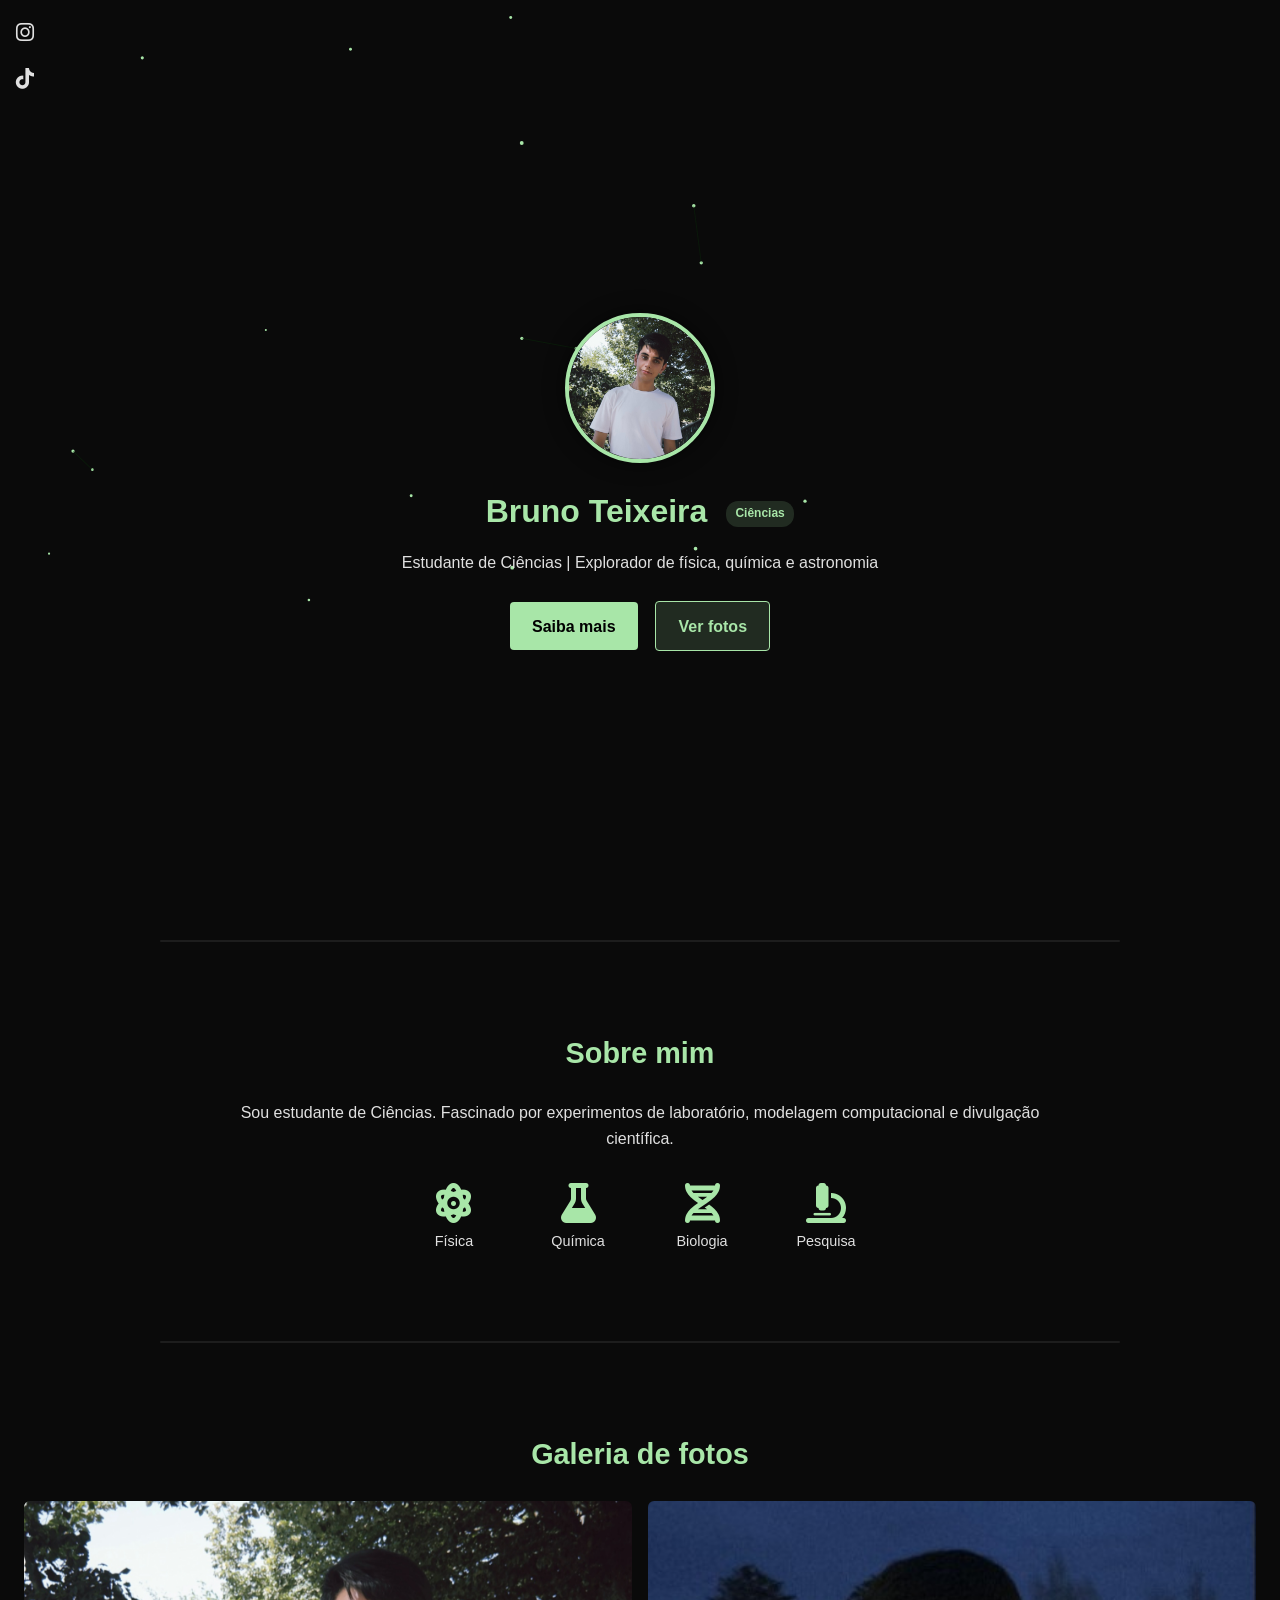
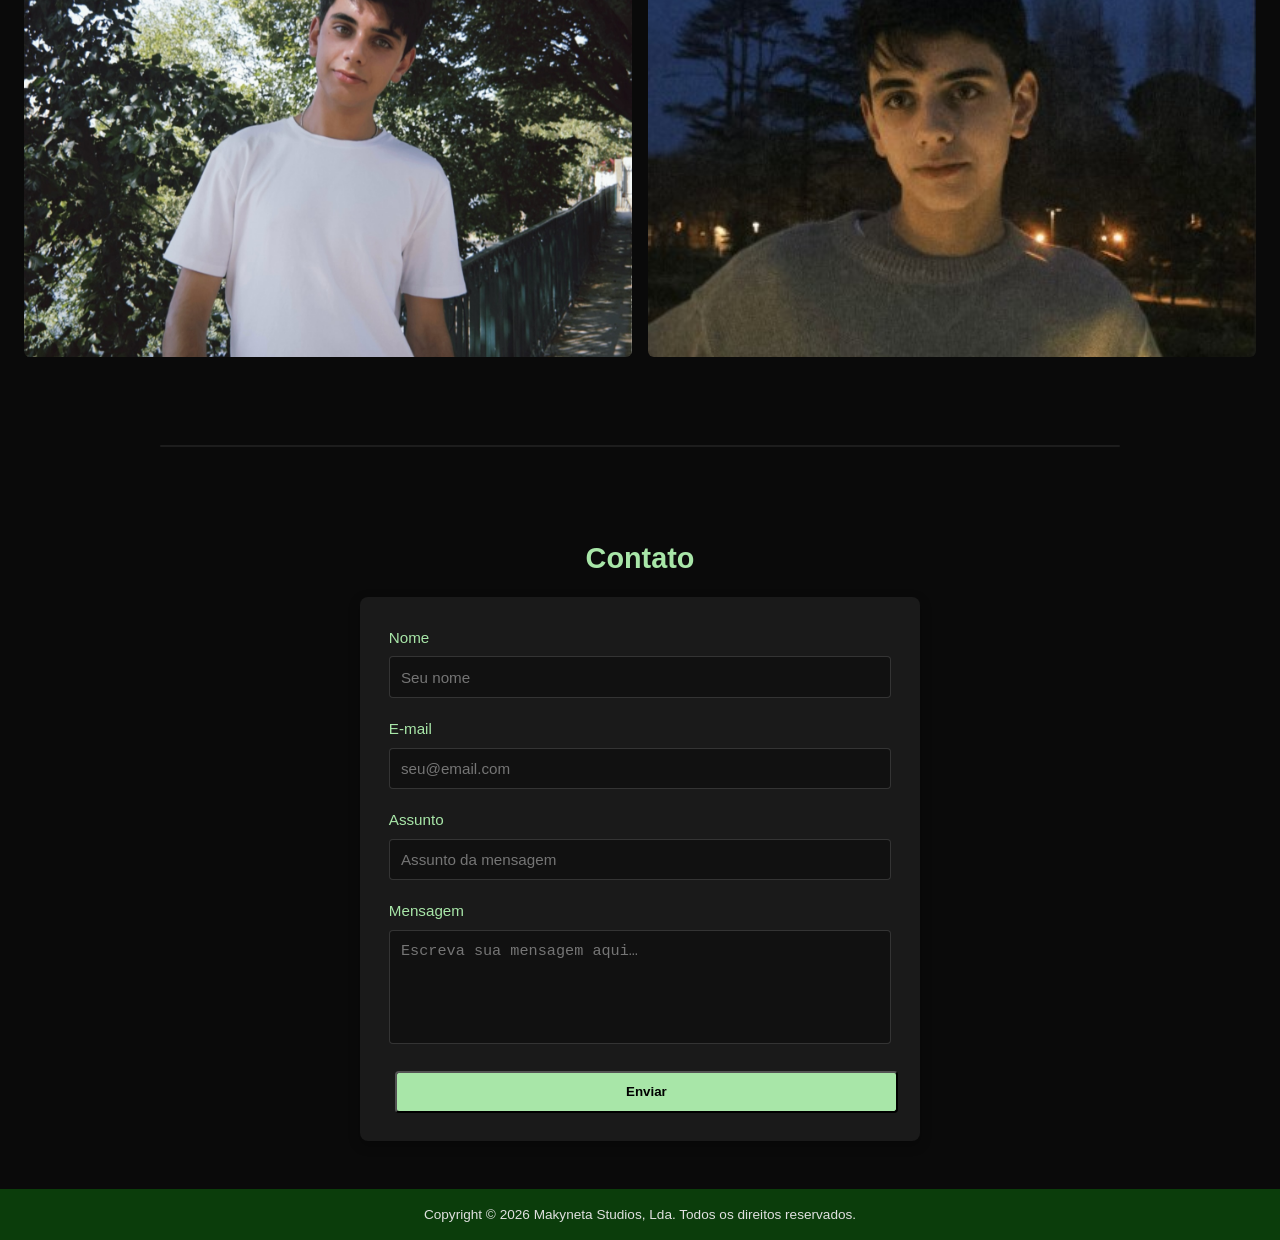
<file: index.html>
<!DOCTYPE html>
<html lang="pt-PT">
<head>
    <!-- Metadados -->
    <meta charset="UTF-8">
    <meta name="viewport" content="width=device-width, initial-scale=1">
    <!-- Styles -->
    <link rel="stylesheet" href="assets/styles/home.css">
    <link rel="stylesheet" href="assets/styles/geral.css">
    <!-- Scripts -->
    <script src="assets/scripts/home.js"></script>
    <!-- Title & Favicon -->
    <title>Bruno Teixeira</title>
    <link rel="icon" href="assets/images/site/favicon.jpg" type="image/jpg">
</head>
<body>
    <!-- === Social === -->
<div class="social-media">
    <a href="https://instagram.com/stxx.bruno" target="_blank" aria-label="Instagram"><i class="fab fa-instagram"></i>
    <a href="https://tiktok.com/@stxx.bruno" target="_blank" aria-label="TikTok"><i class="fab fa-tiktok"></i></a>
    </a>
</div>

    <!-- === Partículas === -->
    <canvas id="particle-canvas" class="global-canvas"></canvas>

    <!-- === Hero Section === -->
    <section id="home" class="hero">
        <div class="hero-inner">
            <img src="assets/images/site/bruno-teixeira.jpg" alt="Foto de [Nome]" class="hero-photo">
            <h1 class="hero-title">
                <span class="highlight">Bruno Teixeira</span>
                <span class="badge">Ciências</span>
            </h1>
            <p class="hero-sub">Estudante de Ciências | Explorador de física, química e astronomia</p>
            <div class="hero-actions">
                <a href="#sobre" class="cta-btn primary">Saiba mais</a>
                <a href="#galeria" class="cta-btn secondary">Ver fotos</a>
            </div>
        </div>
    </section>

    <!-- === Divisor === -->
    <div class="section-divider"></div>

    <!-- === Sobre === -->
    <section id="sobre" class="about">
        <h2>Sobre mim</h2>
        <p class="lead">
            Sou estudante de Ciências. Fascinado por
            experimentos de laboratório, modelagem computacional e divulgação científica.
        </p>

        <div class="icons-grid">
            <div class="icon-item"><i class="fas fa-atom"></i><span>Física</span></div>
            <div class="icon-item"><i class="fas fa-flask"></i><span>Química</span></div>
            <div class="icon-item"><i class="fas fa-dna"></i><span>Biologia</span></div>
            <div class="icon-item"><i class="fas fa-microscope"></i><span>Pesquisa</span></div>
        </div>
    </section>

    <div class="section-divider"></div>

    <!-- === Projetos === -->
    <!-- <section id="projetos" class="projects">
    <h2>Projetos recentes</h2>

    <div class="project-card">
        <img src="img/projeto1.jpg" alt="Difração de Luz">
        <div class="project-info">
            <h3>Experimento de Difração</h3>
            <p>Análise de padrões de difração usando fendas duplas. Comparação com a teoria de Young.</p>
        </div>
    </div>

    <div class="project-card">
        <img src="img/projeto2.jpg" alt="Nanopartículas">
        <div class="project-info">
            <h3>Síntese de Nanopartículas</h3>
            <p>Redução química de prata, caracterização por microscopia eletrônica.</p>
        </div>
    </div>
</section>

<div class="section-divider"></div> -->

    <!-- === Galeria === -->
    <section id="galeria" class="gallery">
        <h2>Galeria de fotos</h2>
        <div class="gallery-grid">
            <figure class="gallery-item"><img src="assets/images/gallery/brunoteixeira1.jpg" alt="Foto 1"></figure>
            <figure class="gallery-item"><img src="assets/images/gallery/brunoteixeira2.jpg" alt="Foto 2"></figure>
        </div>
    </section>

    <div class="section-divider"></div>

    <!-- === Contacto === -->
    <section id="contato" class="contact">
        <h2>Contato</h2>

        <!-- === Formulário === -->
        <form class="contact-form" action="https://formspree.io/f/mldppwea" method="POST">
            <div class="form-group">
                <label for="nome">Nome</label>
                <input type="text" id="nome" name="BrunoTeixeira_Nome" placeholder="Seu nome" required>
            </div>

            <div class="form-group">
                <label for="email">E‑mail</label>
                <input type="email" id="email" name="BrunoTeixeira_Email" placeholder="seu@email.com" required>
            </div>

            <div class="form-group">
                <label for="assunto">Assunto</label>
                <input type="text" id="subject" name="subject" placeholder="Assunto da mensagem" required>
            </div>

            <div class="form-group">
                <label for="mensagem">Mensagem</label>
                <textarea id="mensagem" name="BrunoTeixeira_Mensagem" rows="5" placeholder="Escreva sua mensagem aqui…"
                    required></textarea>
            </div>

            <button type="submit" class="cta-btn primary submit-btn">Enviar</button>
        </form>
    </section>

    <!-- === Footer === -->
    <footer>
        <a href="https://makyneta.github.io" class="footer-link">
            Copyright © 2026 Makyneta Studios, Lda. Todos os direitos reservados.
        </a>
    </footer>

    <!-- === Script (partículas) === -->
    <script src="assets/scripts/particles.js"></script>

</body>

</html>
</file>
<file: assets/styles/home.css>
/* -------------------------------------------------
   VARIÁVEIS DE COR
------------------------------------------------- */
:root {
    --bg-dark:      #0a0a0a;
    --green-deep:  #0b3d0b;
    --green-light: #a8e6a8;
    --text-light:  #e0e0e0;
    --border-radius: 8px;
}

/* -------------------------------------------------
   RESET BÁSICO
------------------------------------------------- */
*, *::before, *::after {
    margin:0;
    padding:0;
    box-sizing:border-box;
}

/* -------------------------------------------------
   BODY & TIPOGRAFIA
------------------------------------------------- */
body {
    font-family:'Helvetica Neue',Arial,sans-serif;
    background:var(--bg-dark);
    color:var(--text-light);
    line-height:1.6;
    scroll-behavior:smooth;
}

/* -------------------------------------------------
   CANVAS GLOBAL (partículas)
------------------------------------------------- */
.global-canvas{
    position:fixed;
    inset:0;
    z-index:-1;
    pointer-events:none;
}

/* -------------------------------------------------
   HERO
------------------------------------------------- */
.hero{
    position:relative;
    min-height:100vh;
    display:flex;
    align-items:center;
    justify-content:center;
    text-align:center;
    padding-top:4rem;
}
.hero-inner{
    max-width:90%;
    margin:auto;
}
.hero-photo{
    width:150px;
    height:150px;
    object-fit:cover;
    border-radius:50%;
    border:4px solid var(--green-light);
    box-shadow:0 0 20px rgba(0,0,0,.6);
    margin-bottom:1rem;
}
.hero-title{
    font-size:2rem;
    color:var(--green-light);
    margin-bottom:.4rem;
}
.hero-title .highlight{font-weight:bold;}
.hero-title .badge{
    display:inline-block;
    background:rgba(168,230,168,.15);
    color:var(--green-light);
    font-size:.75rem;
    padding:.2rem .6rem;
    border-radius:12px;
    margin-left:.6rem;
    vertical-align:middle;
}
.hero-sub{
    font-size:1rem;
    margin:0.8rem 0 1.6rem;
}

/* Botões CTA */
.cta-btn{
    display:inline-block;
    padding:.7rem 1.4rem;
    border-radius:4px;
    font-weight:600;
    text-decoration:none;
    transition:transform .2s,background .2s;
    margin:0 .4rem;
}
.cta-btn.primary{
    background:var(--green-light);
    color:#000;
}
.cta-btn.secondary{
    background:rgba(168,230,168,.15);
    color:var(--green-light);
    border:1px solid var(--green-light);
}
.cta-btn:hover{transform:scale(1.04);}

/* -------------------------------------------------
   DIVISOR ENTRE SEÇÕES
------------------------------------------------- */
.section-divider{
    width:80%;
    max-width:960px;
    height:2px;
    background:rgba(255,255,255,.08);
    margin:2.5rem auto;
    border-radius:1px;
}

/* -------------------------------------------------
   ABOUT
------------------------------------------------- */
.about{
    padding:3rem 1.5rem;
    max-width:900px;
    margin:0 auto;
    text-align:center;
}
.about h2{
    color:var(--green-light);
    margin-bottom:1.5rem;
    font-size:1.8rem;
}
.lead{
    font-size:1rem;
    margin-bottom:2rem;
}
.icons-grid{
    display:flex;
    flex-wrap:wrap;
    justify-content:center;
    gap:1.5rem;
}
.icon-item{
    width:100px;
    text-align:center;
    opacity:0;
    transform:translateY(30px);
    animation:fadeUp .8s forwards;
}
.icon-item i{
    font-size:2.5rem;
    color:var(--green-light);
    margin-bottom:.4rem;
}
.icon-item span{display:block;font-size:.9rem;}

/* -------------------------------------------------
   PROJECTS
------------------------------------------------- */
.projects{
    padding:3rem 1.5rem;
    background:#111;
}
.projects h2{
    color:var(--green-light);
    margin-bottom:1.5rem;
    font-size:1.8rem;
    text-align:center;
}
.project-card{
    display:flex;
    flex-direction:row;
    background:#1a1a1a;
    margin:1rem auto;
    max-width:960px;
    border-radius:var(--border-radius);
    overflow:hidden;
    box-shadow:0 4px 12px rgba(0,0,0,.3);
    opacity:0;
    transform:translateY(40px);
    transition:opacity .6s ease-out, transform .6s ease-out;
}
.project-card.in-view{
    opacity:1;
    transform:translateY(0);
}
.project-card img{
    width:280px;
    object-fit:cover;
}
.project-info{
    padding:1.5rem;
}
.project-info h3{
    color:var(--green-light);
    margin-bottom:.6rem;
    font-size:1.3rem;
}
.project-info p{font-size:.95rem;}

/* -------------------------------------------------
   GALLERY
------------------------------------------------- */
.gallery{
    padding:3rem 1.5rem;
    background:#0a0a0a;
}
.gallery h2{
    color:var(--green-light);
    margin-bottom:1.5rem;
    font-size:1.8rem;
    text-align:center;
}
/* -------------------------------------------------
   GALERIA – imagens com tamanho uniforme
------------------------------------------------- */
.gallery-grid{
    display:grid;
    /* 3 colunas em desktops, 2 em tablets, 1 em mobiles */
    grid-template-columns:repeat(auto-fit, minmax(260px,1fr));
    gap:1rem;
}

/* Caixa que contém a imagem – tamanho fixo */
.gallery-item{
    width:100%;                 /* ocupa a coluna inteira */
    aspect-ratio: 4 / 3;        /* proporção desejada (ex.: 4:3). Pode mudar para 1 / 1 se quiser quadrado */
    overflow:hidden;
    border-radius:6px;
    cursor:pointer;
    position:relative;
    background:#111;           /* cor de fundo caso a imagem demore a carregar */
}

/* Imagem dentro da caixa – cobre todo o espaço */
.gallery-item img{
    width:100%;
    height:100%;
    object-fit:cover;          /* preenche a caixa, corta o excedente */
    object-position:center;    /* centra a parte que fica visível */
    transition:transform .4s;
}

/* Efeito “zoom” ao passar o mouse */
.gallery-item:hover img{
    transform:scale(1.07);
}

/* Lightbox (gerado dinamicamente) */
.lightbox{
    position:fixed;
    inset:0;
    background:rgba(0,0,0,.9);
    display:flex;
    align-items:center;
    justify-content:center;
    z-index:2000;
    animation:fadeIn .3s forwards;
}
.lightbox img{
    max-width:90%;
    max-height:85%;
    border-radius:8px;
}
@keyframes fadeIn{to{opacity:1;}}
@keyframes fadeUp{to{opacity:1;transform:translateY(0);}}

/* -------------------------------------------------
   CONTACT – FORMULÁRIO
------------------------------------------------- */
.contact{
    padding:3rem 1.5rem;
    text-align:center;
}
.contact h2{
    color:var(--green-light);
    margin-bottom:1rem;
    font-size:1.8rem;
}
.contact-form{
    max-width:560px;
    margin:0 auto;
    background:#1a1a1a;
    padding:1.8rem;
    border-radius:var(--border-radius);
    box-shadow:0 4px 12px rgba(0,0,0,.3);
}
.form-group{
    margin-bottom:1.2rem;
    text-align:left;
}
.form-group label{
    display:block;
    margin-bottom:.4rem;
    font-size:.95rem;
    color:var(--green-light);
}
.form-group input,
.form-group textarea{
    width:100%;
    padding:.7rem;
    border:1px solid rgba(255,255,255,.15);
    border-radius:4px;
    background:#111;
    color:var(--text-light);
    font-size:.95rem;
    resize:none;
}
.form-group input:focus,
.form-group textarea:focus{
    outline:none;
    border-color:var(--green-light);
    background:#151515;
}
.submit-btn{
    width:100%;
    text-align:center;
}

/* -------------------------------------------------
   FOOTER
------------------------------------------------- */
/* Footer – deixa o link ocupar toda a área */
footer {
    background: var(--green-deep);
    text-align: center;
    padding: .9rem;
    font-size: .85rem;
}

/* Faz o <a> preencher todo o footer */
.footer-link {
    display: block;               /* ocupa a linha inteira */
    width: 100%;
    height: 100%;
    color: inherit;               /* herda a cor do footer */
    text-decoration: none;
}

.footer-link:hover {
    text-decoration: underline;   /* opcional – indica que é clicável */
}

/* -------------------------------------------------
   RESPONSIVIDADE MOBILE‑FIRST
------------------------------------------------- */
@media (max-width:480px){
    .hero-title{font-size:1.6rem;}
    .hero-sub{font-size:.9rem;}
    .cta-btn{padding:.6rem 1rem;font-size:.9rem;}
    .hero-photo{width:120px;height:120px;}
    .about h2,
    .projects h2,
    .gallery h2,
    .contact h2{font-size:1.5rem;}
    .lead{font-size:.9rem;}
    .icon-item{width:80px;}
    .icon-item i{font-size:2rem;}
    .project-card{flex-direction:column;}
    .project-card img{width:100%;height:200px;}
}
@media (min-width:481px) and (max-width:768px){
    .hero-title{font-size:2.2rem;}
    .hero-sub{font-size:1.1rem;}
    .hero-photo{width:140px;height:140px;}
}
@media (max-width:768px){
    .project-card{flex-direction:column;}
    .project-card img{width:100%;height:200px;}
}

/* -------------------------------------------------
   SOCIAL MEDIA ICONS – canto superior esquerdo
------------------------------------------------- */
.social-media{
    position:fixed;
    top:1rem;
    left:1rem;               /* troque para right:1rem; se quiser no canto direito */
    display:flex;
    flex-direction:column;
    gap:0.8rem;
    z-index:1000;            /* acima das partículas, abaixo do conteúdo */
}
.social-media a{
    color:#e0e0e0;           /* cor clara que contrasta com o fundo escuro */
    font-size:1.3rem;
    transition:color .25s, transform .2s;
}
.social-media a:hover{
    color:var(--green-light);   /* verde claro ao passar o mouse */
    transform:scale(1.12);
}

/* Ajuste para telas pequenas – centraliza no topo */
@media (max-width:480px){
    .social-media{
        top:0.6rem;
        left:50%;
        transform:translateX(-50%);
        flex-direction:row;
        gap:0.6rem;
    }
    .social-media a{
        font-size:1.2rem;
    }
}
</file>
<file: assets/styles/geral.css>
@import url('https://cdnjs.cloudflare.com/ajax/libs/font-awesome/6.5.0/css/all.min.css');
</file>
